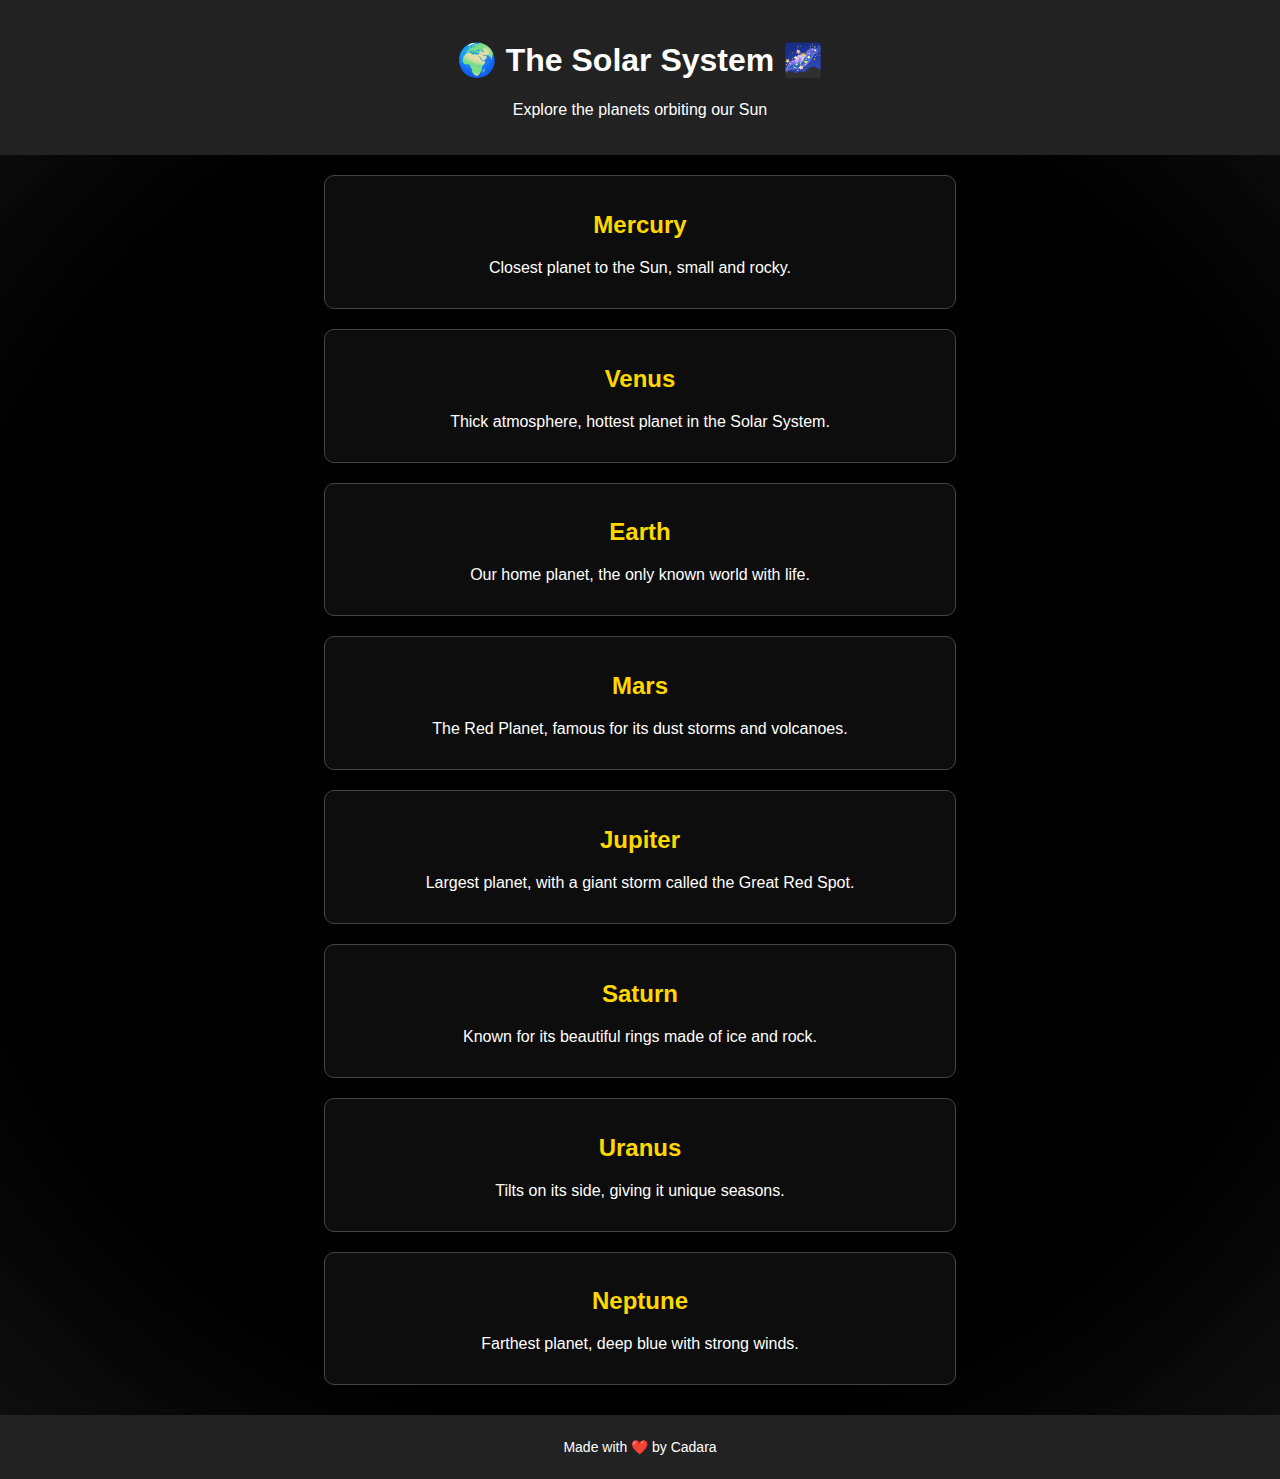
<file: paras web dev/sss.html>
<!DOCTYPE html>
<html lang="en">
  <head>
    <meta charset="UTF-8" />
    <meta name="viewport" content="width=device-width, initial-scale=1.0" />
    <title>Solar System</title>
    <style>
      body {
        font-family: Arial, sans-serif;
        background: radial-gradient(circle at center, #000 70%, #111);
        color: #fff;
        margin: 0;
        padding: 0;
        text-align: center;
      }
      header {
        padding: 20px;
        background: #222;
      }
      .planet {
        margin: 20px auto;
        padding: 15px;
        border: 1px solid #444;
        border-radius: 10px;
        max-width: 600px;
        background: rgba(255, 255, 255, 0.05);
      }
      .planet h2 {
        color: #ffd700;
      }
      footer {
        margin-top: 30px;
        padding: 10px;
        background: #222;
        font-size: 14px;
      }
    </style>
  </head>
  <body>
    <header>
      <h1>🌍 The Solar System 🌌</h1>
      <p>Explore the planets orbiting our Sun</p>
    </header>

    <section class="planet">
      <h2>Mercury</h2>
      <p>Closest planet to the Sun, small and rocky.</p>
    </section>

    <section class="planet">
      <h2>Venus</h2>
      <p>Thick atmosphere, hottest planet in the Solar System.</p>
    </section>

    <section class="planet">
      <h2>Earth</h2>
      <p>Our home planet, the only known world with life.</p>
    </section>

    <section class="planet">
      <h2>Mars</h2>
      <p>The Red Planet, famous for its dust storms and volcanoes.</p>
    </section>

    <section class="planet">
      <h2>Jupiter</h2>
      <p>Largest planet, with a giant storm called the Great Red Spot.</p>
    </section>

    <section class="planet">
      <h2>Saturn</h2>
      <p>Known for its beautiful rings made of ice and rock.</p>
    </section>

    <section class="planet">
      <h2>Uranus</h2>
      <p>Tilts on its side, giving it unique seasons.</p>
    </section>

    <section class="planet">
      <h2>Neptune</h2>
      <p>Farthest planet, deep blue with strong winds.</p>
    </section>

    <footer>
      <p>Made with ❤️ by Cadara</p>
    </footer>
  </body>
</html>
</file>
